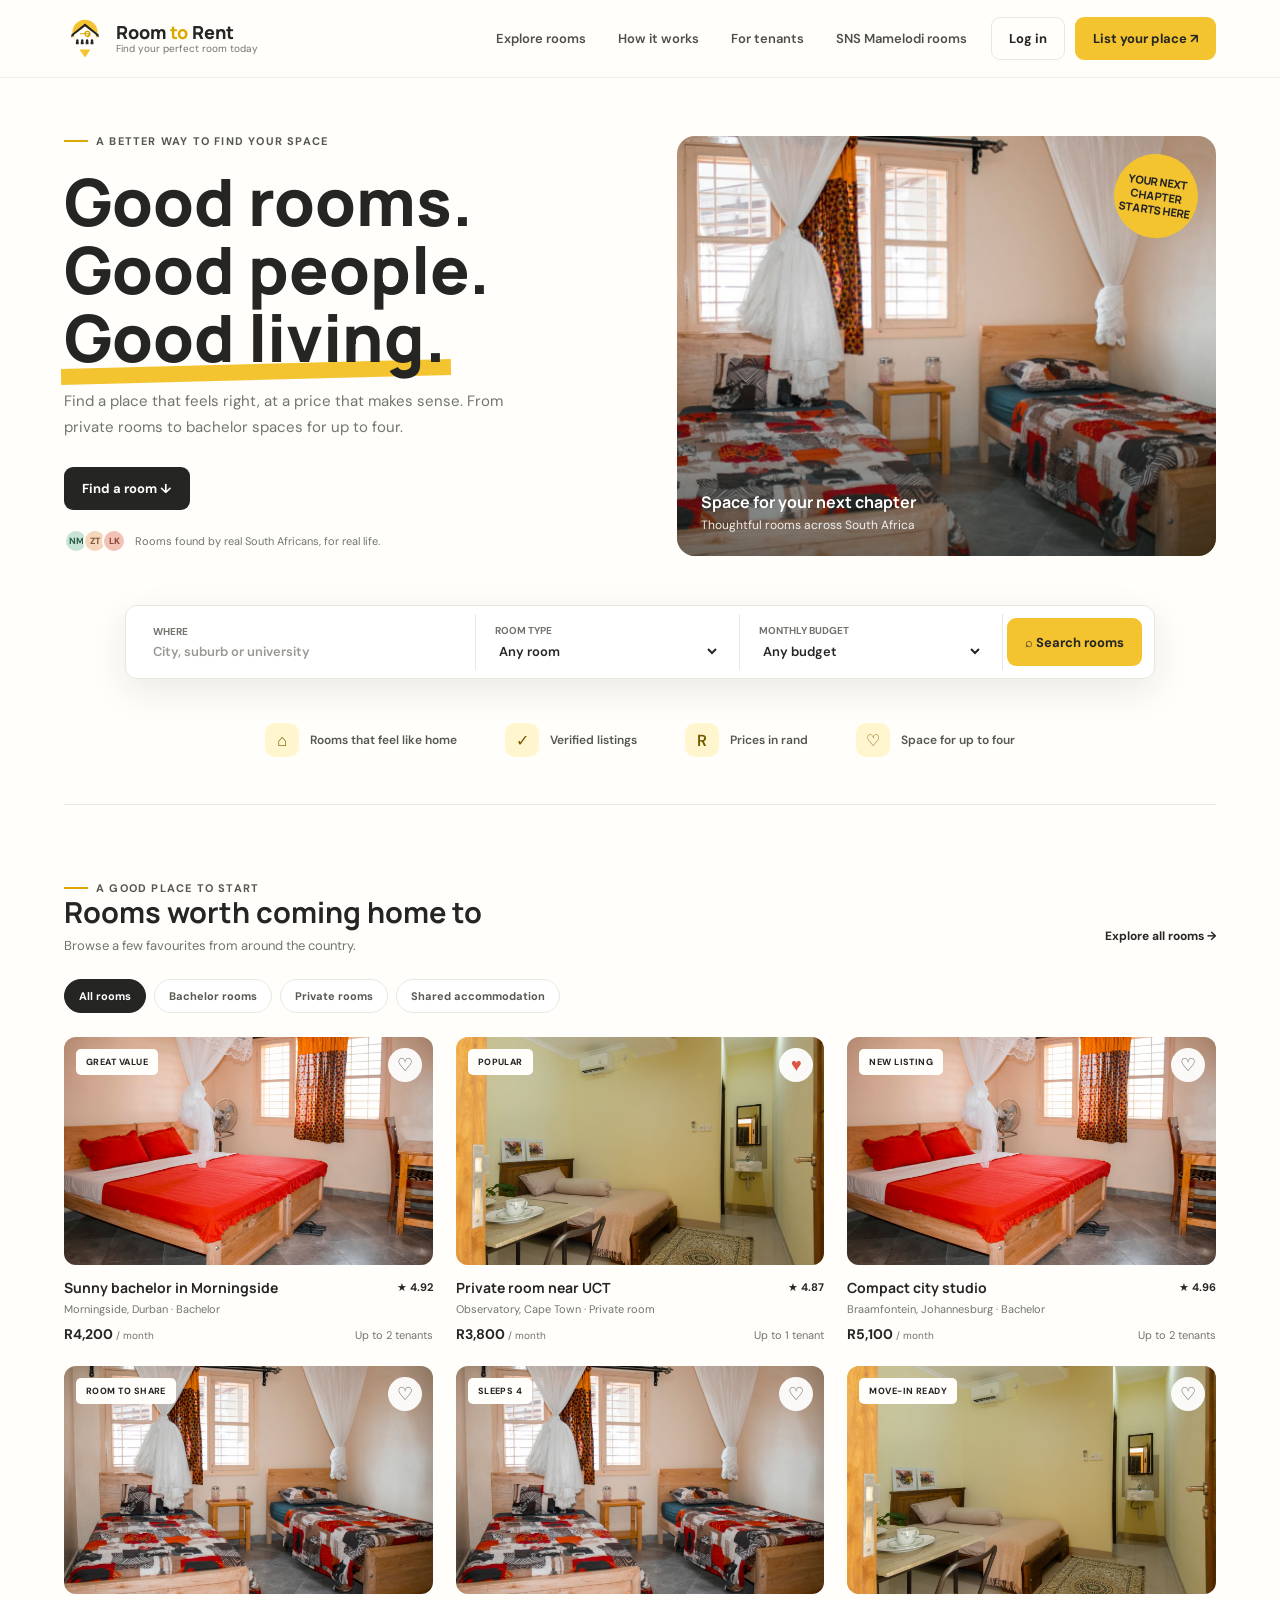
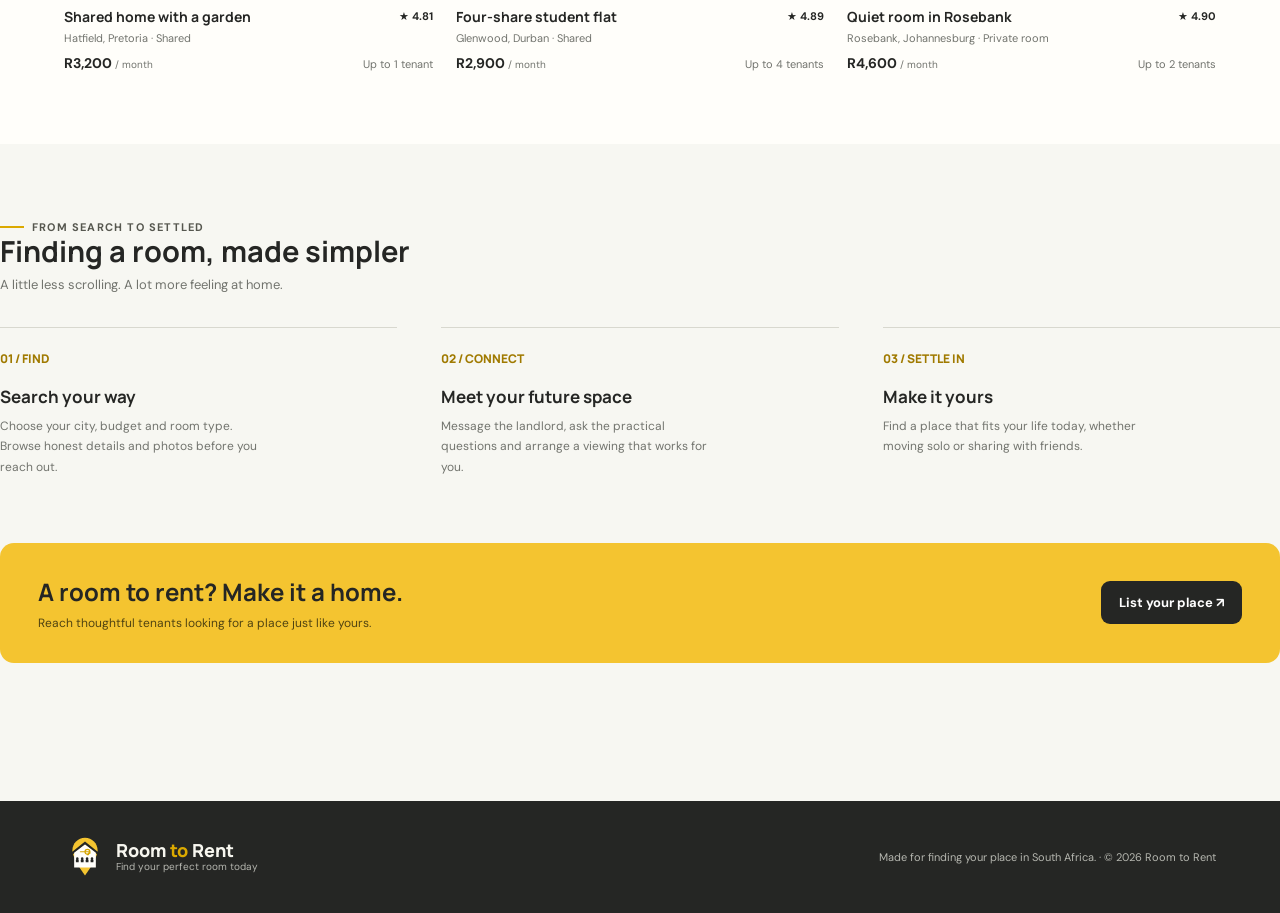
<file: index.html>
<!doctype html>
<html lang="en-ZA">
  <head>
    <meta charset="UTF-8" />
    <meta name="viewport" content="width=device-width, initial-scale=1.0" />
    <meta name="theme-color" content="#f4c430" />
    <meta name="description" content="Find your perfect room today. Explore affordable rooms, bachelor flats and shared accommodation across South Africa." />
    <title>Room to Rent | Find your perfect room today</title>
    <link rel="icon" type="image/svg+xml" href="assets/favicon.svg" />
    <link rel="manifest" href="manifest.webmanifest" />
    <link rel="preconnect" href="https://fonts.googleapis.com" />
    <link rel="preconnect" href="https://fonts.gstatic.com" crossorigin />
    <link href="https://fonts.googleapis.com/css2?family=DM+Sans:wght@400;500;600;700&family=Manrope:wght@400;500;600;700;800&display=swap" rel="stylesheet" />
    <link rel="stylesheet" href="styles.css" />
    <script src="app.js" defer></script>
  </head>
  <body data-page="home">
    <div id="app"></div>
    <div id="toast-root" aria-live="polite"></div>
  </body>
</html>
</file>
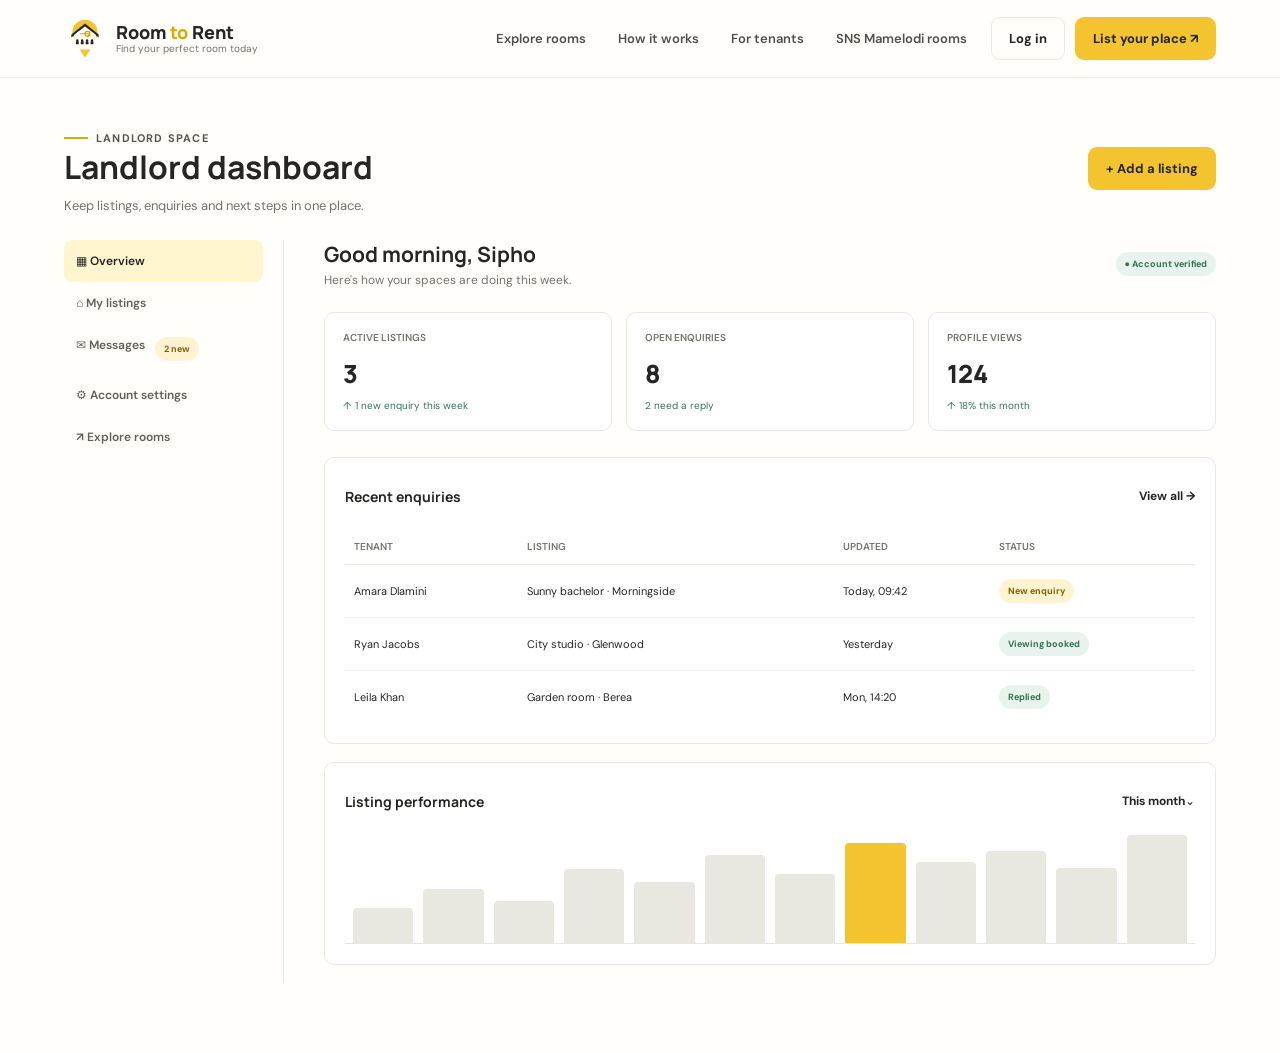
<file: landlord.html>
<!doctype html>
<html lang="en-ZA"><head><meta charset="UTF-8"><meta name="viewport" content="width=device-width, initial-scale=1.0"><meta name="theme-color" content="#f4c430"><title>Landlord dashboard | Room to Rent</title><link rel="icon" type="image/svg+xml" href="assets/favicon.svg"><link rel="manifest" href="manifest.webmanifest"><link rel="preconnect" href="https://fonts.googleapis.com"><link rel="preconnect" href="https://fonts.gstatic.com" crossorigin><link href="https://fonts.googleapis.com/css2?family=DM+Sans:wght@400;500;600;700&family=Manrope:wght@400;500;600;700;800&display=swap" rel="stylesheet"><link rel="stylesheet" href="styles.css"><script src="app.js" defer></script></head>
<body data-page="landlord"><div id="app"></div><div id="toast-root" aria-live="polite"></div></body></html>
</file>
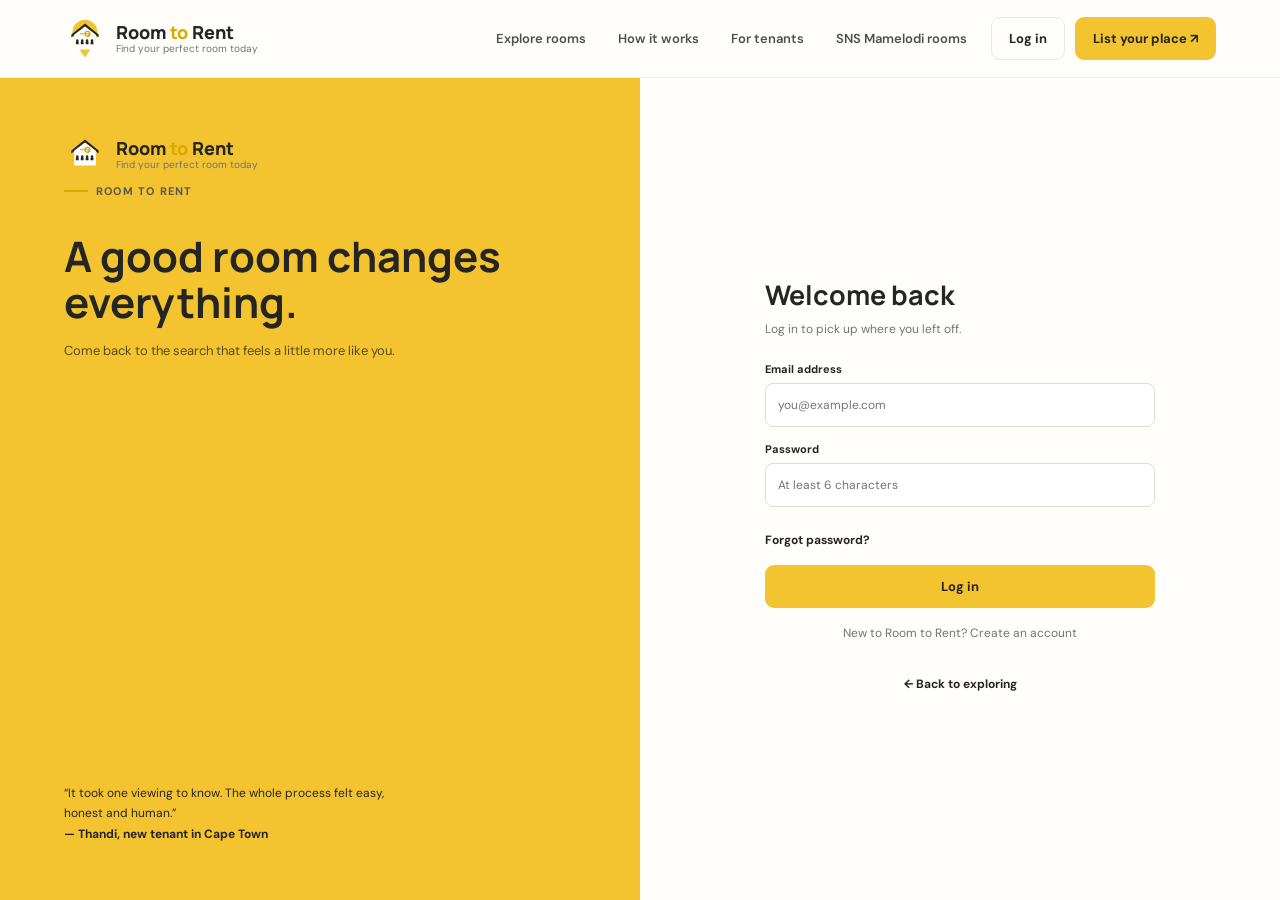
<file: login.html>
<!doctype html>
<html lang="en-ZA"><head><meta charset="UTF-8"><meta name="viewport" content="width=device-width, initial-scale=1.0"><meta name="theme-color" content="#f4c430"><title>Log in | Room to Rent</title><link rel="icon" type="image/svg+xml" href="assets/favicon.svg"><link rel="manifest" href="manifest.webmanifest"><link rel="preconnect" href="https://fonts.googleapis.com"><link rel="preconnect" href="https://fonts.gstatic.com" crossorigin><link href="https://fonts.googleapis.com/css2?family=DM+Sans:wght@400;500;600;700&family=Manrope:wght@400;500;600;700;800&display=swap" rel="stylesheet"><link rel="stylesheet" href="styles.css"><script src="app.js" defer></script></head>
<body data-page="login"><div id="app"></div><div id="toast-root" aria-live="polite"></div></body></html>
</file>
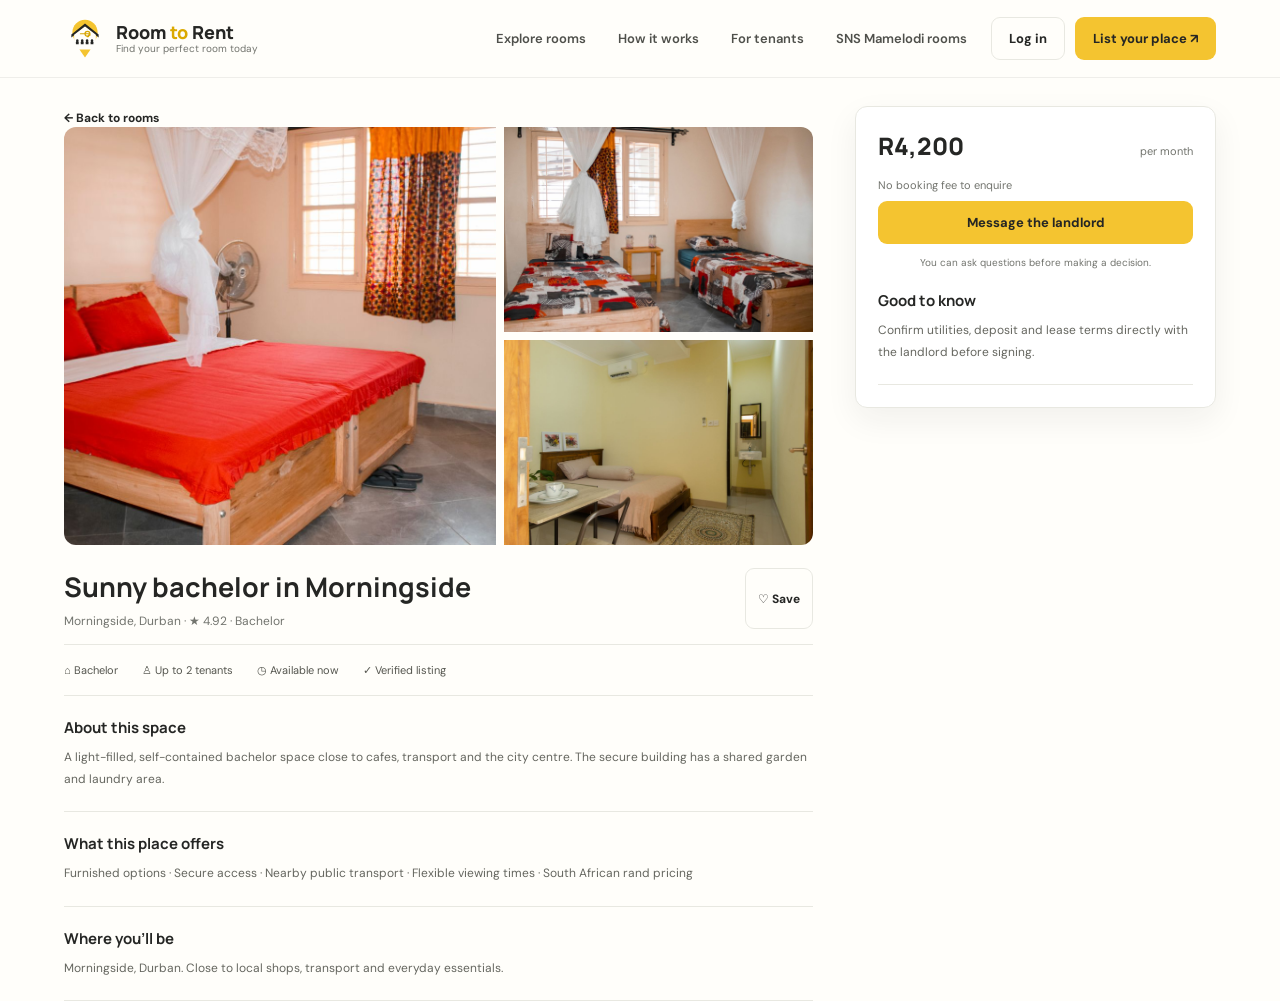
<file: property.html>
<!doctype html>
<html lang="en-ZA"><head><meta charset="UTF-8"><meta name="viewport" content="width=device-width, initial-scale=1.0"><meta name="theme-color" content="#f4c430"><meta name="description" content="View a room listing, monthly rent, and property details."><title>Room details | Room to Rent</title><link rel="icon" type="image/svg+xml" href="assets/favicon.svg"><link rel="manifest" href="manifest.webmanifest"><link rel="preconnect" href="https://fonts.googleapis.com"><link rel="preconnect" href="https://fonts.gstatic.com" crossorigin><link href="https://fonts.googleapis.com/css2?family=DM+Sans:wght@400;500;600;700&family=Manrope:wght@400;500;600;700;800&display=swap" rel="stylesheet"><link rel="stylesheet" href="styles.css"><script src="app.js" defer></script></head>
<body data-page="property"><div id="app"></div><div id="toast-root" aria-live="polite"></div></body></html>
</file>
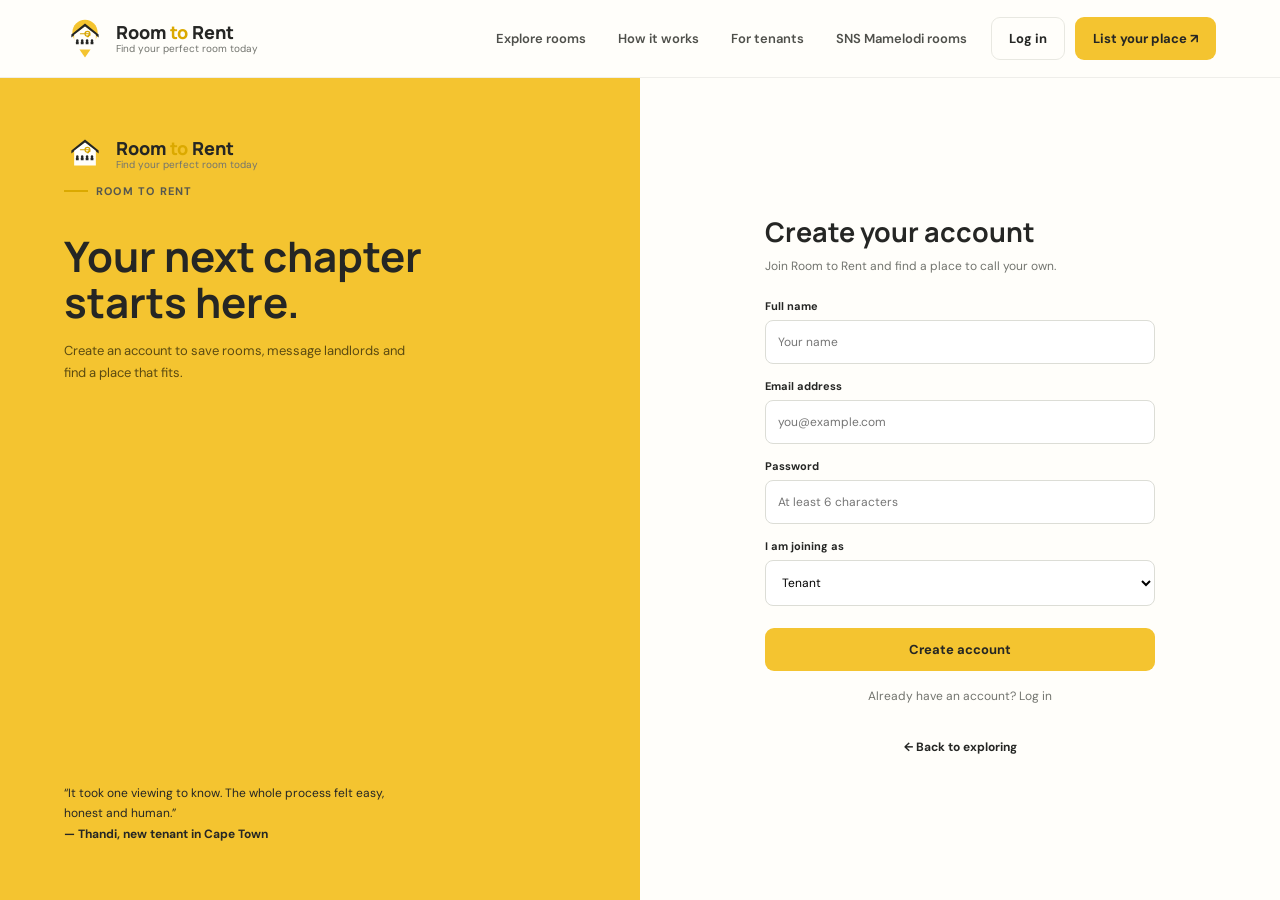
<file: register.html>
<!doctype html>
<html lang="en-ZA"><head><meta charset="UTF-8"><meta name="viewport" content="width=device-width, initial-scale=1.0"><meta name="theme-color" content="#f4c430"><title>Create account | Room to Rent</title><link rel="icon" type="image/svg+xml" href="assets/favicon.svg"><link rel="manifest" href="manifest.webmanifest"><link rel="preconnect" href="https://fonts.googleapis.com"><link rel="preconnect" href="https://fonts.gstatic.com" crossorigin><link href="https://fonts.googleapis.com/css2?family=DM+Sans:wght@400;500;600;700&family=Manrope:wght@400;500;600;700;800&display=swap" rel="stylesheet"><link rel="stylesheet" href="styles.css"><script src="app.js" defer></script></head>
<body data-page="register"><div id="app"></div><div id="toast-root" aria-live="polite"></div></body></html>
</file>
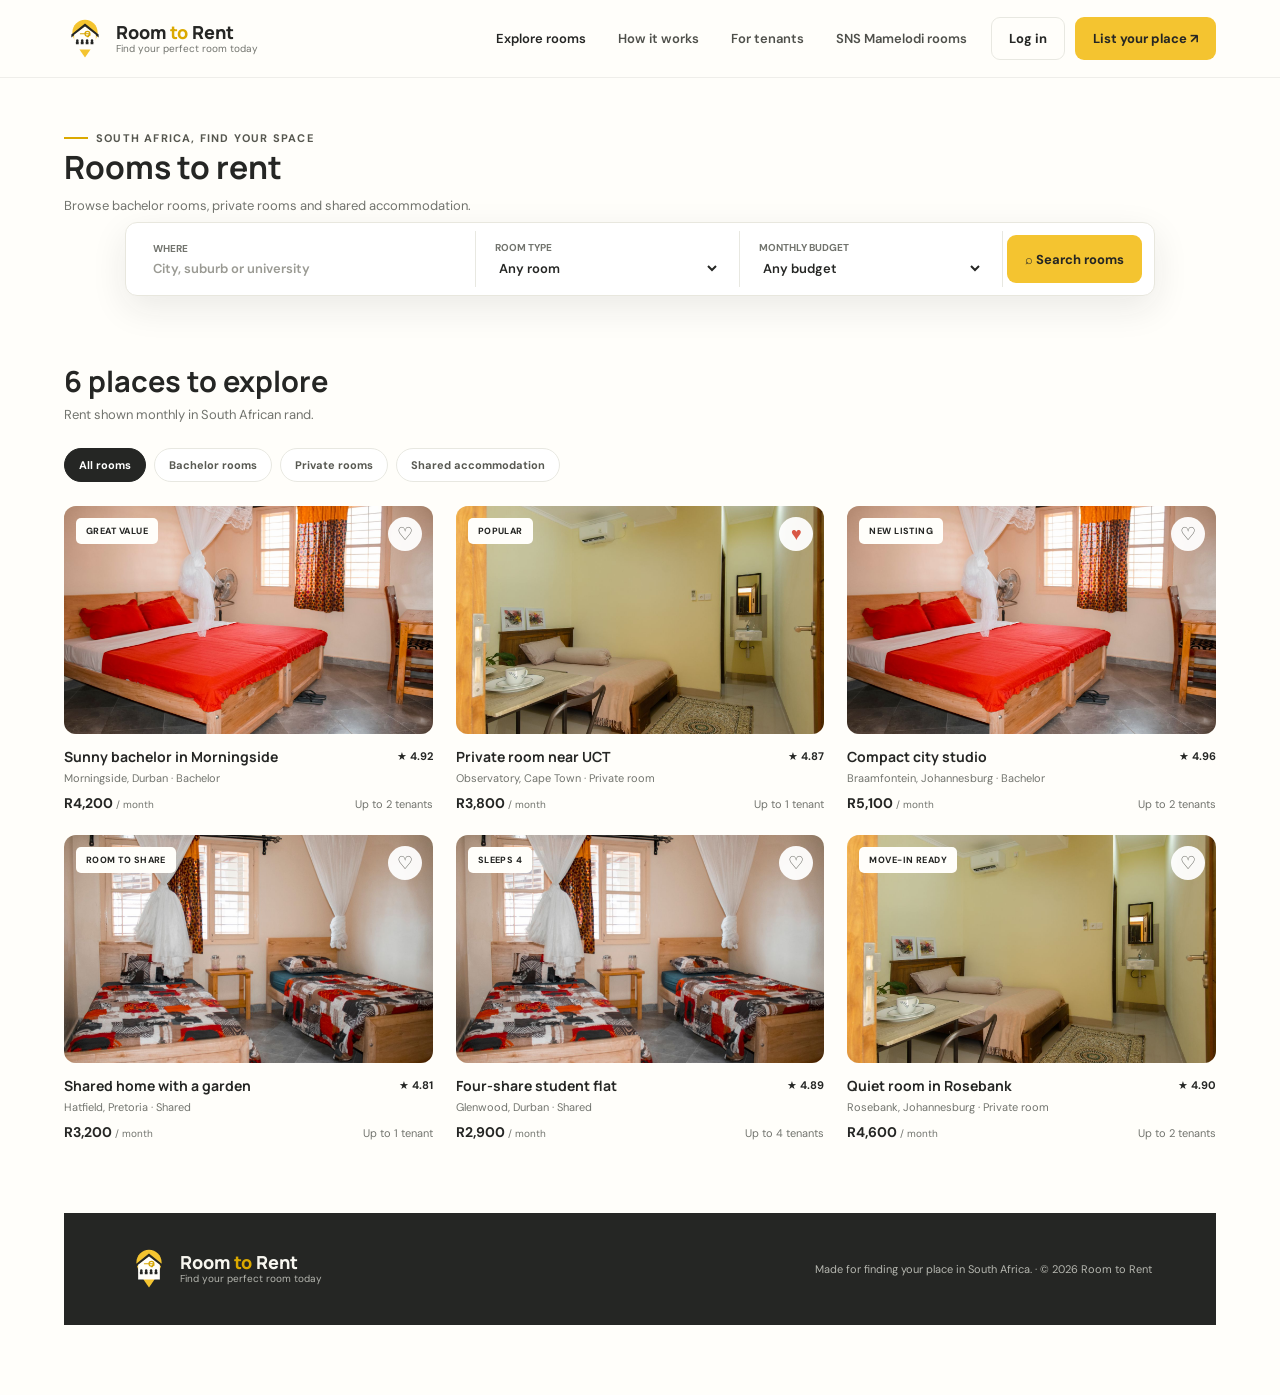
<file: rooms.html>
<!doctype html>
<html lang="en-ZA"><head><meta charset="UTF-8"><meta name="viewport" content="width=device-width, initial-scale=1.0"><meta name="theme-color" content="#f4c430"><meta name="description" content="Browse affordable rooms, bachelor flats, and shared accommodation across South Africa."><title>Browse rooms | Room to Rent</title><link rel="icon" type="image/svg+xml" href="assets/favicon.svg"><link rel="manifest" href="manifest.webmanifest"><link rel="preconnect" href="https://fonts.googleapis.com"><link rel="preconnect" href="https://fonts.gstatic.com" crossorigin><link href="https://fonts.googleapis.com/css2?family=DM+Sans:wght@400;500;600;700&family=Manrope:wght@400;500;600;700;800&display=swap" rel="stylesheet"><link rel="stylesheet" href="styles.css"><script src="app.js" defer></script></head>
<body data-page="rooms"><div id="app"></div><div id="toast-root" aria-live="polite"></div></body></html>
</file>
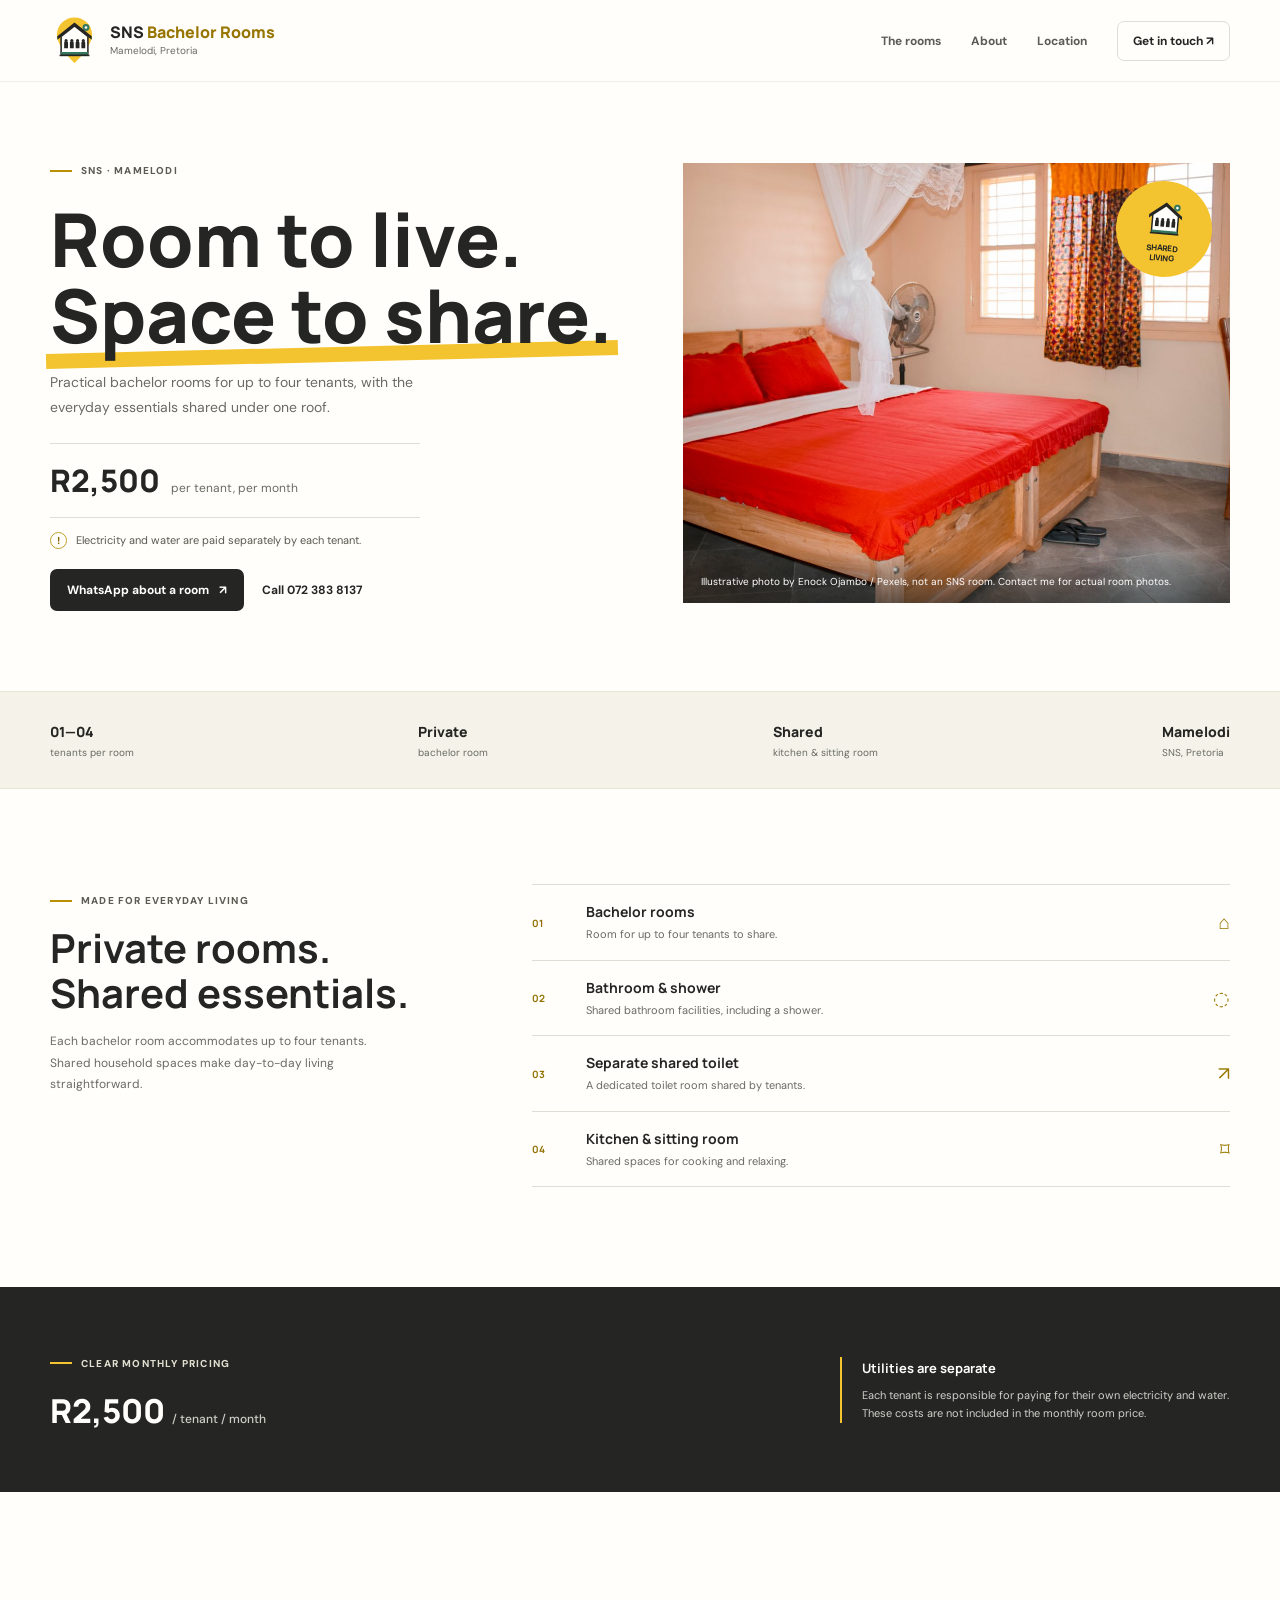
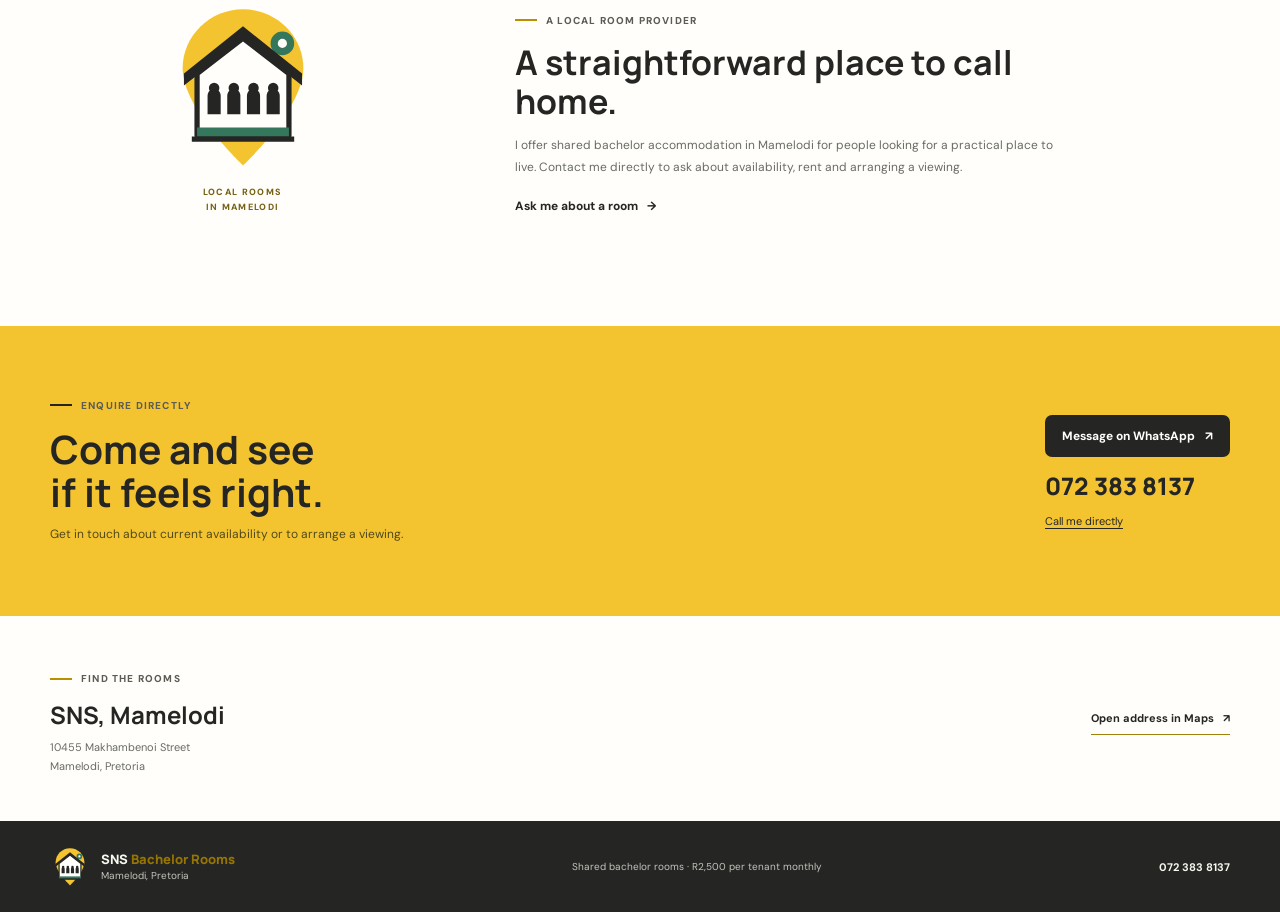
<file: sns-bachelor-rooms.html>
<!doctype html>
<html lang="en-ZA">
  <head>
    <meta charset="UTF-8" />
    <meta name="viewport" content="width=device-width, initial-scale=1.0" />
    <meta name="theme-color" content="#f4c430" />
    <meta name="description" content="Affordable shared bachelor rooms at SNS in Mamelodi. Up to four tenants per room at R2,500 per person per month. Contact us to ask about availability." />
    <title>SNS Bachelor Rooms | Mamelodi</title>
    <link rel="icon" type="image/svg+xml" href="assets/sns-bachelor-rooms-logo.svg" />
    <link rel="preconnect" href="https://fonts.googleapis.com" />
    <link rel="preconnect" href="https://fonts.gstatic.com" crossorigin />
    <link href="https://fonts.googleapis.com/css2?family=DM+Sans:wght@400;500;600;700&family=Manrope:wght@400;500;600;700;800&display=swap" rel="stylesheet" />
    <link rel="stylesheet" href="sns-rooms.css" />
  </head>
  <body>
    <header class="site-header">
      <div class="site-width header-inner">
        <a class="site-brand" href="#top" aria-label="SNS Bachelor Rooms home">
          <img src="assets/sns-bachelor-rooms-logo.svg" alt="" />
          <span><strong>SNS <em>Bachelor Rooms</em></strong><small>Mamelodi, Pretoria</small></span>
        </a>
        <nav class="main-nav" aria-label="Main navigation">
          <a href="#rooms">The rooms</a>
          <a href="#about">About</a>
          <a href="#location">Location</a>
          <a class="nav-contact" href="#contact">Get in touch <span aria-hidden="true">↗</span></a>
        </nav>
      </div>
    </header>

    <main id="top">
      <section class="hero site-width">
        <div class="hero-copy">
          <p class="eyebrow"><span></span> SNS · MAMELODI</p>
          <h1>Room to live.<br /><em>Space to share.</em></h1>
          <p class="hero-intro">Practical bachelor rooms for up to four tenants, with the everyday essentials shared under one roof.</p>
          <div class="rent-line"><strong>R2,500</strong><span>per tenant, per month</span></div>
          <p class="utility-note"><span aria-hidden="true">!</span> Electricity and water are paid separately by each tenant.</p>
          <div class="hero-actions">
            <a class="button button-dark" href="https://wa.me/27723838137">WhatsApp about a room <span aria-hidden="true">↗</span></a>
            <a class="phone-link" href="tel:+27723838137">Call 072 383 8137</a>
          </div>
        </div>
        <figure class="hero-image">
          <img src="assets/sns-mamelodi-bedroom.jpeg" alt="Illustrative modest bedroom with a simple wooden bed, standing fan, and desk" />
          <figcaption>Illustrative photo by Enock Ojambo / Pexels, not an SNS room. Contact me for actual room photos.</figcaption>
          <div class="image-mark"><img src="assets/sns-bachelor-rooms-logo.svg" alt="SNS Bachelor Rooms logo" /><span>SHARED<br />LIVING</span></div>
        </figure>
      </section>

      <section class="fact-band" aria-label="Room overview">
        <div class="site-width facts">
          <div><strong>01—04</strong><span>tenants per room</span></div>
          <div><strong>Private</strong><span>bachelor room</span></div>
          <div><strong>Shared</strong><span>kitchen & sitting room</span></div>
          <div><strong>Mamelodi</strong><span>SNS, Pretoria</span></div>
        </div>
      </section>

      <section class="site-width rooms-section" id="rooms">
        <div class="section-heading">
          <p class="eyebrow"><span></span> MADE FOR EVERYDAY LIVING</p>
          <h2>Private rooms.<br />Shared essentials.</h2>
          <p class="section-lead">Each bachelor room accommodates up to four tenants. Shared household spaces make day-to-day living straightforward.</p>
        </div>
        <div class="amenities-list">
          <article><span class="amenity-number">01</span><div><h3>Bachelor rooms</h3><p>Room for up to four tenants to share.</p></div><span class="amenity-mark" aria-hidden="true">⌂</span></article>
          <article><span class="amenity-number">02</span><div><h3>Bathroom & shower</h3><p>Shared bathroom facilities, including a shower.</p></div><span class="amenity-mark" aria-hidden="true">◌</span></article>
          <article><span class="amenity-number">03</span><div><h3>Separate shared toilet</h3><p>A dedicated toilet room shared by tenants.</p></div><span class="amenity-mark" aria-hidden="true">↗</span></article>
          <article><span class="amenity-number">04</span><div><h3>Kitchen & sitting room</h3><p>Shared spaces for cooking and relaxing.</p></div><span class="amenity-mark" aria-hidden="true">⌑</span></article>
        </div>
      </section>

      <section class="rent-section" aria-label="Rent and utilities">
        <div class="site-width rent-content">
          <div><p class="eyebrow"><span></span> CLEAR MONTHLY PRICING</p><h2>R2,500 <small>/ tenant / month</small></h2></div>
          <div class="rent-detail"><strong>Utilities are separate</strong><p>Each tenant is responsible for paying for their own electricity and water. These costs are not included in the monthly room price.</p></div>
        </div>
      </section>

      <section class="site-width about-section" id="about">
        <div class="about-logo"><img src="assets/sns-bachelor-rooms-logo.svg" alt="SNS Bachelor Rooms logo: a house with four tenants and a location pin" /><span>LOCAL ROOMS<br />IN MAMELODI</span></div>
        <div class="about-copy"><p class="eyebrow"><span></span> A LOCAL ROOM PROVIDER</p><h2>A straightforward place to call home.</h2><p>I offer shared bachelor accommodation in Mamelodi for people looking for a practical place to live. Contact me directly to ask about availability, rent and arranging a viewing.</p><a class="text-link" href="#contact">Ask me about a room <span aria-hidden="true">→</span></a></div>
      </section>

      <section class="contact-section" id="contact">
        <div class="site-width contact-inner">
          <div><p class="eyebrow"><span></span> ENQUIRE DIRECTLY</p><h2>Come and see<br />if it feels right.</h2><p>Get in touch about current availability or to arrange a viewing.</p></div>
          <div class="contact-actions"><a class="button button-yellow" href="https://wa.me/27723838137">Message on WhatsApp <span aria-hidden="true">↗</span></a><a class="contact-phone" href="tel:+27723838137">072 383 8137</a><a class="contact-email" href="tel:+27723838137">Call me directly</a></div>
        </div>
      </section>

      <section class="site-width location-section" id="location">
        <div><p class="eyebrow"><span></span> FIND THE ROOMS</p><h2>SNS, Mamelodi</h2><p>10455 Makhambenoi Street<br />Mamelodi, Pretoria</p></div>
        <a class="address-link" href="https://www.google.com/maps/search/?api=1&query=10455+Makhambenoi+Street%2C+Mamelodi%2C+Pretoria" target="_blank" rel="noreferrer">Open address in Maps <span aria-hidden="true">↗</span></a>
      </section>
    </main>

    <footer class="site-footer"><div class="site-width footer-inner"><a class="site-brand" href="#top"><img src="assets/sns-bachelor-rooms-logo.svg" alt="" /><span><strong>SNS <em>Bachelor Rooms</em></strong><small>Mamelodi, Pretoria</small></span></a><span>Shared bachelor rooms · R2,500 per tenant monthly</span><a href="tel:+27723838137">072 383 8137</a></div></footer>
  </body>
</html>
</file>
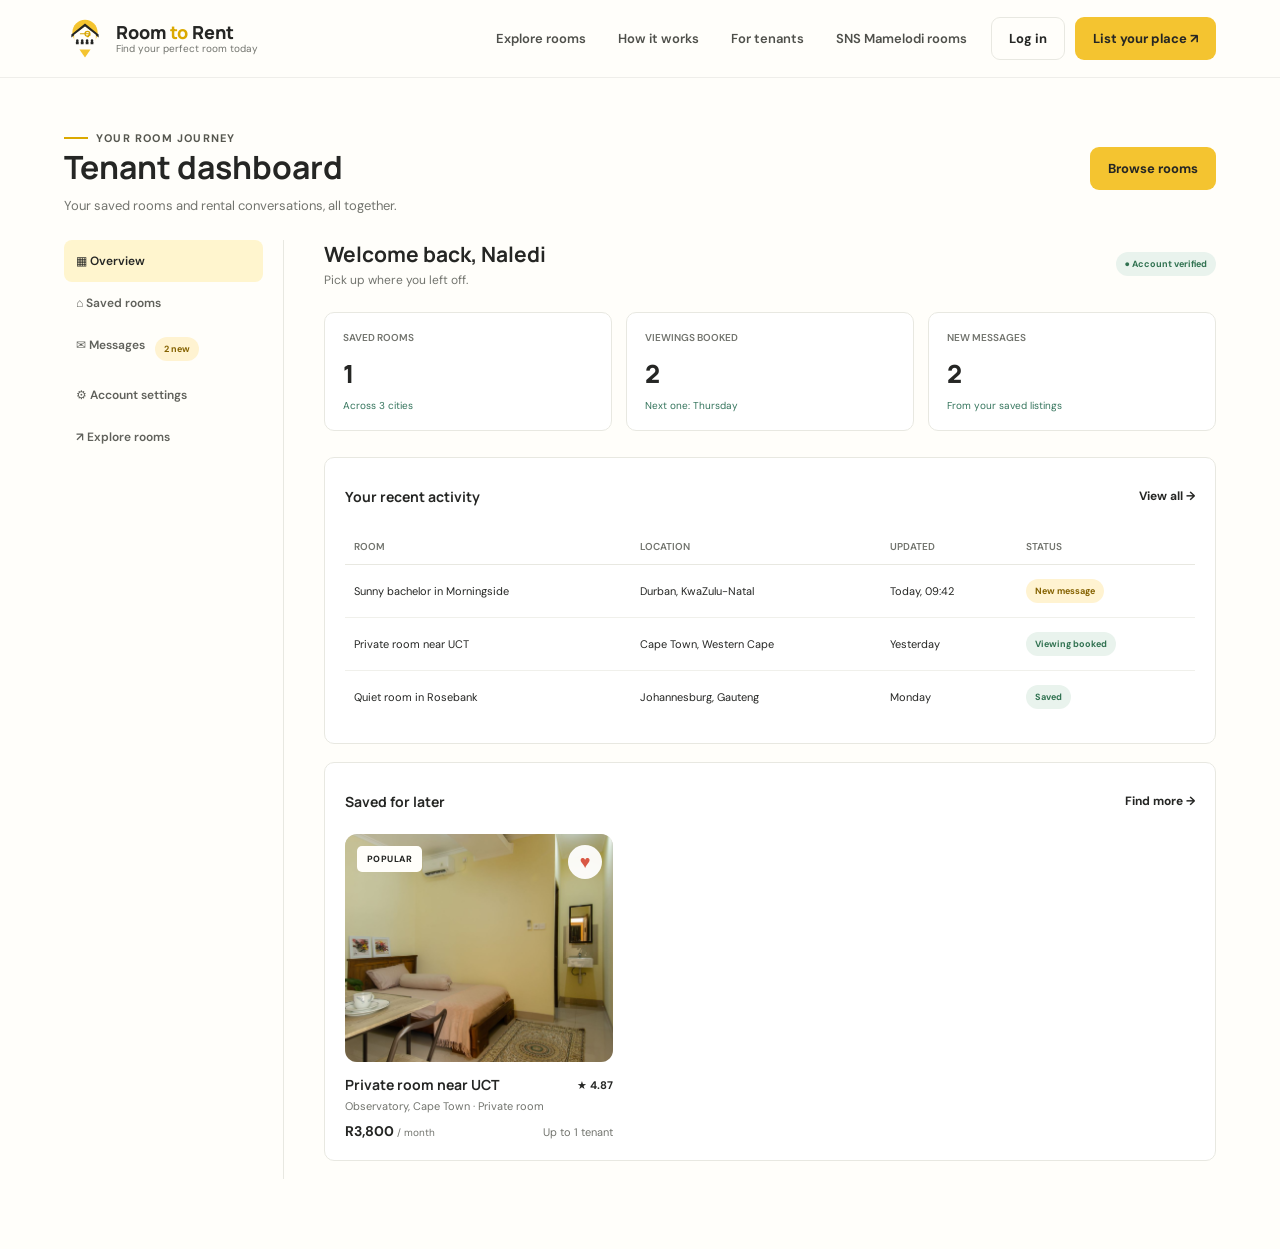
<file: tenant.html>
<!doctype html>
<html lang="en-ZA"><head><meta charset="UTF-8"><meta name="viewport" content="width=device-width, initial-scale=1.0"><meta name="theme-color" content="#f4c430"><title>Tenant dashboard | Room to Rent</title><link rel="icon" type="image/svg+xml" href="assets/favicon.svg"><link rel="manifest" href="manifest.webmanifest"><link rel="preconnect" href="https://fonts.googleapis.com"><link rel="preconnect" href="https://fonts.gstatic.com" crossorigin><link href="https://fonts.googleapis.com/css2?family=DM+Sans:wght@400;500;600;700&family=Manrope:wght@400;500;600;700;800&display=swap" rel="stylesheet"><link rel="stylesheet" href="styles.css"><script src="app.js" defer></script></head>
<body data-page="tenant"><div id="app"></div><div id="toast-root" aria-live="polite"></div></body></html>
</file>
<file: styles.css>
:root{color-scheme:light;--sun:#f4c430;--sun-deep:#dba900;--ink:#252624;--muted:#72746e;--line:#e8e8e1;--paper:#fffefa;--canvas:#f7f7f2;--green:#34745c;--radius:12px;--shadow:0 18px 55px #2526241a;font-family:"DM Sans","Trebuchet MS",sans-serif;color:var(--ink);background:var(--paper);font-synthesis:none}*{box-sizing:border-box}body{margin:0;min-width:320px;background:var(--paper)}button,input,select{font:inherit}button{color:inherit}button:focus-visible,input:focus-visible,select:focus-visible{outline:3px solid #dba90070;outline-offset:2px}a{color:inherit;text-decoration:none}.shell{min-height:100vh}.topbar{height:78px;display:flex;align-items:center;justify-content:space-between;gap:24px;padding:0 max(5vw,calc((100vw - 1280px)/2));border-bottom:1px solid #25262412;background:#fffefaF5;position:sticky;top:0;z-index:10;backdrop-filter:blur(14px)}.brand{display:inline-flex;align-items:center;gap:10px;flex:0 0 auto}.brand img{width:42px;height:42px}.brand-copy{display:grid;gap:1px}.brand-name{font:800 18px/1 "Manrope",sans-serif;letter-spacing:0}.brand-name span{color:var(--sun-deep)}.brand-tag{color:var(--muted);font-size:10px}.nav-links{display:flex;align-items:center;gap:32px;margin-left:auto}.nav-link{border:0;background:none;color:#4f504b;cursor:pointer;font-weight:600;font-size:13px;padding:10px 0}.nav-link:hover,.nav-link.active{color:var(--ink)}.nav-actions{display:flex;align-items:center;gap:10px}.button{border:1px solid transparent;border-radius:9px;padding:12px 17px;cursor:pointer;display:inline-flex;align-items:center;justify-content:center;gap:8px;font-weight:700;font-size:13px;transition:transform .18s,background .18s}.button:hover{transform:translateY(-1px)}.button-primary{background:var(--sun);color:var(--ink)}.button-primary:hover{background:#f8d14d}.button-quiet{background:transparent;border-color:var(--line)}.button-quiet:hover{background:#fff;border-color:#c9c9c2}.button-dark{background:var(--ink);color:white}.button-small{padding:9px 12px;font-size:12px}.icon-button{width:38px;height:38px;display:grid;place-items:center;border:1px solid var(--line);border-radius:50%;background:white;cursor:pointer}.mobile-menu{display:none}.page{max-width:1280px;margin:0 auto;padding:0 5vw}.hero{display:grid;grid-template-columns:1fr .94fr;min-height:522px;align-items:center;gap:40px;padding-top:32px;padding-bottom:42px}.hero-copy{padding:16px 0 28px}.eyebrow{display:inline-flex;align-items:center;gap:8px;color:#56574f;font-size:11px;letter-spacing:1.2px;font-weight:700;text-transform:uppercase}.eyebrow:before{content:"";width:24px;height:2px;background:var(--sun-deep)}h1,h2,h3,p{margin-top:0}h1,h2,h3{font-family:"Manrope","DM Sans",sans-serif;letter-spacing:0}.hero h1{max-width:610px;margin:20px 0 16px;font-size:clamp(42px,5.1vw,67px);line-height:1.04;font-weight:800}.hero h1 em{font-style:normal;position:relative;z-index:0;white-space:nowrap}.hero h1 em:after{content:"";position:absolute;bottom:2px;left:-3px;right:-5px;height:16px;background:var(--sun);z-index:-1;transform:rotate(-1.5deg)}.hero-description{max-width:445px;color:var(--muted);font-size:15px;line-height:1.75;margin-bottom:27px}.hero-note{display:flex;align-items:center;gap:9px;margin-top:19px;color:var(--muted);font-size:11px}.avatar-stack{display:inline-flex;padding-left:5px}.avatar-stack span{width:24px;height:24px;margin-left:-5px;border:2px solid var(--paper);border-radius:50%;background:#c8e4d5;display:grid;place-items:center;color:#285c48;font-size:9px;font-weight:800}.avatar-stack span:nth-child(2){background:#f4d7bb;color:#81573a}.avatar-stack span:nth-child(3){background:#f3c2b6;color:#8e4336}.hero-art{min-height:420px;position:relative;border-radius:18px;overflow:hidden;background:#e8d3b9}.hero-art img{width:100%;height:100%;min-height:420px;display:block;object-fit:cover}.hero-art:after{content:"";position:absolute;inset:45% 0 0;background:linear-gradient(transparent,#141b178a)}.hero-label{position:absolute;left:24px;bottom:23px;z-index:1;color:white;display:grid;gap:4px}.hero-label strong{font:700 16px "Manrope",sans-serif}.hero-label span{font-size:12px;opacity:.9}.hero-stamp{position:absolute;right:18px;top:18px;z-index:1;width:84px;height:84px;border-radius:50%;background:var(--sun);display:grid;place-content:center;text-align:center;transform:rotate(8deg);font:800 11px/1.25 "Manrope",sans-serif}.search-wrap{position:relative;z-index:2;margin:-18px auto 0;max-width:1030px}.search-bar{background:#fff;border:1px solid #e8e7de;box-shadow:0 12px 36px #25262417;border-radius:12px;display:grid;grid-template-columns:1.3fr 1fr 1fr auto;align-items:stretch;padding:8px}.search-field{display:flex;flex-direction:column;justify-content:center;padding:8px 19px;border-right:1px solid var(--line);min-width:0}.search-field label{color:var(--muted);font-size:10px;font-weight:700;margin-bottom:5px}.search-field input,.search-field select{width:100%;border:0;padding:0;color:var(--ink);background:transparent;outline:0;font-size:13px;font-weight:600;min-width:0}.search-field input::placeholder{color:#9a9a93}.search-bar .button{align-self:center;margin:4px;height:48px;min-width:124px}.trust-row{display:flex;align-items:center;justify-content:center;gap:48px;padding:44px 12px 47px;color:#55564f;border-bottom:1px solid var(--line)}.trust-item{display:flex;align-items:center;gap:11px;font-size:12px;font-weight:600}.trust-icon{width:34px;height:34px;display:grid;place-items:center;border-radius:10px;background:#fff5ce;color:#755a00;font-size:16px}.section{padding:68px 0 72px}.section-heading{display:flex;align-items:end;justify-content:space-between;gap:20px;margin-bottom:25px}.section-heading h2{font-size:29px;line-height:1.2;margin:0 0 7px}.section-heading p{color:var(--muted);font-size:13px;margin:0}.text-button{border:0;background:none;cursor:pointer;font-size:12px;font-weight:700;padding:10px 0}.text-button:hover{color:#876a00}.filters{display:flex;gap:8px;flex-wrap:wrap;margin-bottom:24px}.filter-chip{background:#fff;border:1px solid var(--line);border-radius:99px;padding:9px 14px;cursor:pointer;font-size:11px;font-weight:700;color:#585952}.filter-chip.active,.filter-chip:hover{border-color:var(--ink);background:var(--ink);color:white}.listing-grid{display:grid;grid-template-columns:repeat(3,minmax(0,1fr));gap:23px}.listing-card{min-width:0;cursor:pointer}.listing-image{position:relative;height:228px;overflow:hidden;border-radius:12px;background:#e4dfd1}.listing-image img{display:block;width:100%;height:100%;object-fit:cover;transition:transform .35s}.listing-card:hover .listing-image img{transform:scale(1.035)}.badge{position:absolute;top:12px;left:12px;padding:7px 10px;border-radius:5px;background:#fffefa;color:var(--ink);font-size:9px;font-weight:800;letter-spacing:.45px;text-transform:uppercase}.save-button{position:absolute;top:11px;right:11px;width:34px;height:34px;display:grid;place-items:center;border:0;border-radius:50%;background:#fffffff0;cursor:pointer;font-size:18px;color:#575851}.save-button.saved{color:#d95845}.listing-meta{display:flex;align-items:center;justify-content:space-between;gap:12px;margin-top:13px}.listing-meta h3{margin:0;font-size:14px;font-weight:700}.rating{white-space:nowrap;font-size:11px;font-weight:700}.listing-location{color:var(--muted);font-size:11px;margin:5px 0 9px}.listing-bottom{display:flex;justify-content:space-between;align-items:baseline;font-size:11px;color:var(--muted)}.listing-bottom strong{color:var(--ink);font-size:14px}.listing-bottom small{font-size:10px}.how-section{background:var(--canvas)}.how-grid{display:grid;grid-template-columns:repeat(3,1fr);gap:44px;margin-top:34px}.how-step{border-top:1px solid #d8d8cf;padding-top:19px}.step-num{font:800 12px "Manrope",sans-serif;color:#a07a00}.how-step h3{font-size:17px;margin:17px 0 8px}.how-step p{color:var(--muted);font-size:12px;line-height:1.7;max-width:275px;margin:0}.cta-band{margin:66px 0;background:var(--sun);border-radius:14px;display:flex;align-items:center;justify-content:space-between;gap:24px;padding:32px 38px}.cta-band h2{font-size:24px;margin:0 0 7px}.cta-band p{margin:0;font-size:12px;color:#514411}.footer{background:#252624;color:#f7f6ef;padding:35px max(5vw,calc((100vw - 1280px)/2));display:flex;align-items:center;justify-content:space-between;gap:20px;font-size:11px}.footer .brand-tag,.footer-note{color:#b5b6af}.subpage{min-height:calc(100vh - 78px);padding-top:45px;padding-bottom:70px}.subpage-top{display:flex;align-items:center;justify-content:space-between;gap:20px;margin-bottom:26px}.subpage h1{font-size:32px;margin:0 0 8px}.subpage-intro{color:var(--muted);margin:0;font-size:13px}.dashboard-layout{display:grid;grid-template-columns:220px 1fr;gap:40px}.side-nav{border-right:1px solid var(--line);padding-right:20px}.side-nav button{display:flex;gap:10px;width:100%;border:0;text-align:left;padding:13px 12px;background:transparent;cursor:pointer;border-radius:8px;color:#60615b;font-size:12px;font-weight:600}.side-nav button.active,.side-nav button:hover{background:#fff5ce;color:var(--ink)}.dashboard-content{min-width:0}.welcome-line{display:flex;align-items:center;justify-content:space-between;gap:20px;margin-bottom:24px}.welcome-line h2{margin:0 0 4px;font-size:21px}.welcome-line p{margin:0;color:var(--muted);font-size:12px}.stat-grid{display:grid;grid-template-columns:repeat(3,1fr);gap:14px;margin-bottom:26px}.stat-card{border:1px solid var(--line);border-radius:10px;padding:18px;background:white}.stat-card span{display:block;color:var(--muted);font-size:10px;font-weight:600;margin-bottom:12px}.stat-card strong{font:800 25px "Manrope",sans-serif}.stat-card small{display:block;margin-top:8px;color:var(--green);font-size:10px}.panel{border:1px solid var(--line);border-radius:10px;background:white;padding:20px;margin-bottom:18px}.panel-heading{display:flex;align-items:center;justify-content:space-between;gap:15px;margin-bottom:15px}.panel-heading h3{margin:0;font-size:14px}.table-wrap{overflow-x:auto}table{width:100%;border-collapse:collapse;text-align:left;white-space:nowrap}th{color:var(--muted);font-size:10px;font-weight:600;padding:11px 9px;border-bottom:1px solid var(--line)}td{padding:14px 9px;font-size:11px;border-bottom:1px solid #f0f0eb}tr:last-child td{border-bottom:0}.status{display:inline-flex;align-items:center;gap:6px;padding:6px 9px;border-radius:99px;background:#e9f3ed;color:#317251;font-size:9px;font-weight:700}.status.pending{background:#fff3d1;color:#856200}.property-layout{display:grid;grid-template-columns:1.35fr .65fr;gap:42px;align-items:start;padding-top:28px}.property-back{border:0;background:none;padding:10px 0 17px;font-weight:700;cursor:pointer;font-size:12px}.property-gallery{display:grid;grid-template-columns:1.4fr 1fr;grid-template-rows:205px 205px;gap:8px;border-radius:12px;overflow:hidden}.property-gallery img{width:100%;height:100%;object-fit:cover}.property-gallery img:first-child{grid-row:span 2}.property-title-row{display:flex;justify-content:space-between;gap:16px;margin:23px 0 15px}.property-title-row h1{font-size:27px;margin:0 0 8px}.property-title-row p{margin:0;color:var(--muted);font-size:12px}.property-features{display:flex;gap:24px;flex-wrap:wrap;padding:18px 0;border-top:1px solid var(--line);border-bottom:1px solid var(--line);color:#55564f;font-size:11px}.property-description{padding:21px 0;border-bottom:1px solid var(--line)}.property-description h3{font-size:15px;margin:0 0 9px}.property-description p{color:#65665f;font-size:12px;line-height:1.8;margin:0}.booking-box{position:sticky;top:102px;border:1px solid var(--line);border-radius:12px;padding:22px;background:white;box-shadow:0 12px 32px #25262410}.booking-price{display:flex;justify-content:space-between;align-items:baseline;margin-bottom:16px}.booking-price strong{font:800 24px "Manrope",sans-serif}.booking-price span,.booking-note{color:var(--muted);font-size:11px}.booking-box>.button{width:100%}.booking-note{text-align:center;font-size:10px;margin:12px 0 0}.auth-page{min-height:calc(100vh - 78px);display:grid;grid-template-columns:1fr 1fr}.auth-aside{background:var(--sun);display:flex;flex-direction:column;justify-content:space-between;padding:56px max(5vw,calc((100vw - 1280px)/2));padding-right:6vw}.auth-aside h1{font-size:42px;line-height:1.1;max-width:460px;margin:35px 0 15px}.auth-aside p{font-size:13px;line-height:1.7;color:#5b4a11;max-width:360px}.auth-quote{margin-top:auto;padding-top:50px;max-width:330px;font-size:12px;line-height:1.7}.auth-form-wrap{display:grid;place-items:center;padding:45px 7vw}.auth-form{width:min(100%,390px)}.auth-form h2{font-size:27px;margin:0 0 8px}.auth-form>p{color:var(--muted);font-size:12px;margin-bottom:25px}.form-field{display:grid;gap:7px;margin-bottom:15px}.form-field label{font-size:11px;font-weight:700}.form-field input,.form-field select{width:100%;border:1px solid #dcddd6;border-radius:8px;padding:13px 12px;background:#fff;font-size:12px}.auth-form>.button{width:100%;margin-top:7px}.auth-switch{text-align:center;margin-top:17px;color:var(--muted);font-size:11px}.auth-switch button{border:0;background:none;font-weight:700;cursor:pointer}.empty-state{padding:48px 20px;text-align:center;border:1px dashed #d8d8cf;border-radius:10px;color:var(--muted);font-size:12px}.empty-state strong{display:block;color:var(--ink);margin-bottom:7px}.toast{position:fixed;right:22px;bottom:22px;padding:14px 18px;background:var(--ink);color:white;font-size:12px;font-weight:600;border-radius:8px;box-shadow:var(--shadow);z-index:30;animation:toast-in .22s ease-out}@keyframes toast-in{from{transform:translateY(10px);opacity:0}to{transform:translateY(0);opacity:1}}.fade-in{animation:fade-in .45s ease both}@keyframes fade-in{from{opacity:0;transform:translateY(8px)}to{opacity:1;transform:translateY(0)}}
@media(max-width:880px){.topbar{padding:0 4vw}.nav-links{gap:18px}.hero{grid-template-columns:1fr .9fr;gap:22px;min-height:460px}.hero-art,.hero-art img{min-height:360px}.listing-grid{grid-template-columns:repeat(2,minmax(0,1fr))}.property-layout{gap:24px}.auth-aside{padding-left:5vw}}
@media(max-width:640px){.topbar{height:66px;gap:12px}.brand img{width:37px;height:37px}.brand-name{font-size:16px}.brand-tag{font-size:9px}.nav-links{display:none}.nav-actions .button-quiet{display:none}.nav-actions .button{padding:10px 12px;font-size:11px}.mobile-menu{display:grid}.page{padding:0 20px}.hero{display:flex;flex-direction:column;align-items:stretch;gap:24px;padding:28px 0 26px}.hero-copy{padding:5px 0 0}.hero h1{font-size:43px;margin:17px 0 13px}.hero-description{font-size:13px;margin-bottom:18px}.hero-art,.hero-art img{min-height:280px;height:280px}.hero-stamp{width:70px;height:70px;font-size:9px}.search-wrap{margin:0 20px}.search-bar{grid-template-columns:1fr 1fr;padding:7px}.search-field{padding:10px 11px;min-height:60px}.search-field:nth-child(2){border-right:0}.search-field:nth-child(3){grid-column:1/-1;border-top:1px solid var(--line);border-right:0}.search-bar .button{grid-column:1/-1;width:calc(100% - 8px);margin:4px}.trust-row{justify-content:flex-start;gap:15px;padding:25px 0;overflow-x:auto}.trust-item{flex:0 0 auto;font-size:10px}.trust-icon{width:30px;height:30px}.section{padding:47px 0}.section-heading h2{font-size:23px}.section-heading p{font-size:11px}.listing-grid{grid-template-columns:1fr;gap:23px}.listing-image{height:235px}.how-grid{grid-template-columns:1fr;gap:24px}.cta-band{margin:38px 0;align-items:flex-start;flex-direction:column;padding:26px 22px}.cta-band h2{font-size:21px}.footer{padding:25px 20px;flex-direction:column;align-items:flex-start}.subpage{min-height:calc(100vh - 66px);padding-top:30px}.subpage h1{font-size:27px}.dashboard-layout{display:block}.side-nav{display:flex;border-right:0;border-bottom:1px solid var(--line);overflow-x:auto;padding:0 0 10px;margin-bottom:24px}.side-nav button{width:auto;flex:0 0 auto}.stat-grid{gap:8px}.stat-card{padding:13px 10px}.stat-card strong{font-size:21px}.stat-card span{font-size:9px}.welcome-line{align-items:flex-start}.welcome-line .button{padding:10px;font-size:10px}.property-layout{display:flex;flex-direction:column;padding-top:15px}.property-gallery{width:100%;grid-template-rows:155px 155px}.property-title-row h1{font-size:22px}.booking-box{position:static;width:100%}.auth-page{grid-template-columns:1fr}.auth-aside{display:none}.auth-form-wrap{min-height:calc(100vh - 66px);padding:35px 24px}.section-heading{align-items:flex-start}}
.mobile-panel{position:absolute;right:14px;top:60px;width:min(230px,calc(100vw - 28px));padding:8px;background:#fff;border:1px solid var(--line);border-radius:10px;box-shadow:var(--shadow);z-index:12}.mobile-panel button,.mobile-panel a{display:block;width:100%;border:0;background:transparent;text-align:left;border-radius:6px;padding:12px;font-size:12px;font-weight:700;cursor:pointer}.mobile-panel a{color:var(--ink);text-decoration:none}.mobile-panel button:hover,.mobile-panel a:hover{background:#fff5ce}
</file>
<file: sns-rooms.css>
:root{--sun:#f4c430;--ink:#252624;--muted:#696b64;--line:#deded5;--paper:#fffefa;--green:#356b56;font-family:"DM Sans","Trebuchet MS",sans-serif;color:var(--ink);background:var(--paper);font-synthesis:none}*{box-sizing:border-box}html{scroll-behavior:smooth}body{margin:0;min-width:320px}a{color:inherit;text-decoration:none}img{display:block;max-width:100%}.site-width{width:min(1180px,calc(100% - 64px));margin-inline:auto}.site-header{height:82px;border-bottom:1px solid #25262412;background:var(--paper);position:relative;z-index:4}.header-inner,.site-brand,.main-nav,.hero-actions,.facts,.contact-inner,.footer-inner{display:flex;align-items:center}.header-inner{height:100%;justify-content:space-between;gap:28px}.site-brand{gap:11px;flex:0 0 auto}.site-brand img{width:49px;height:49px}.site-brand span{display:grid;gap:3px}.site-brand strong{font:800 16px/1.1 "Manrope",sans-serif}.site-brand em{font-style:normal;color:#977500}.site-brand small{font-size:10px;color:var(--muted)}.main-nav{gap:30px;font-size:12px;font-weight:700}.main-nav>a:not(.nav-contact){padding:12px 0;color:#5b5c56}.main-nav>a:hover{color:#987500}.nav-contact{padding:11px 15px;border:1px solid var(--line);border-radius:7px}.hero{display:grid;grid-template-columns:.9fr 1.1fr;align-items:center;gap:70px;padding-top:62px;padding-bottom:70px}.hero-copy{padding:10px 0}.eyebrow{display:flex;align-items:center;gap:9px;color:#5b5d55;font-size:10px;font-weight:800;letter-spacing:1.2px}.eyebrow span{width:22px;height:2px;background:#ba9000}.hero h1,.section-heading h2,.about-copy h2,.contact-inner h2,.location-section h2{font-family:"Manrope",sans-serif;letter-spacing:0}.hero h1{font-size:clamp(46px,5.8vw,76px);line-height:1.02;margin:24px 0 18px;font-weight:800}.hero h1 em{font-style:normal;position:relative;z-index:0;white-space:nowrap}.hero h1 em:after{position:absolute;content:"";left:-4px;right:-5px;bottom:3px;height:15px;background:var(--sun);z-index:-1;transform:rotate(-1.4deg)}.hero-intro{max-width:405px;color:var(--muted);font-size:14px;line-height:1.75;margin:0 0 24px}.rent-line{display:flex;align-items:baseline;gap:11px;padding:15px 0 16px;border-top:1px solid var(--line);border-bottom:1px solid var(--line);max-width:370px}.rent-line strong{font:800 31px "Manrope",sans-serif}.rent-line span{font-size:12px;color:var(--muted)}.utility-note{display:flex;gap:9px;align-items:flex-start;max-width:370px;margin:14px 0 20px;color:#585950;font-size:11px;line-height:1.55}.utility-note span{width:17px;height:17px;flex:0 0 auto;border:1px solid #bea02b;border-radius:50%;display:grid;place-items:center;color:#826700;font-size:10px;font-weight:800}.hero-actions{gap:18px;flex-wrap:wrap}.button{display:inline-flex;align-items:center;justify-content:center;gap:10px;padding:13px 17px;border-radius:7px;font-size:12px;font-weight:700}.button-dark{background:var(--ink);color:#fff}.button-dark:hover{background:#41423e}.phone-link,.text-link{font-size:12px;font-weight:700}.phone-link:hover,.text-link:hover{text-decoration:underline;text-underline-offset:4px}.hero-image{position:relative;margin:0;min-height:440px;background:#e6e0d3}.hero-image>img{width:100%;height:440px;object-fit:cover}.hero-image figcaption{position:absolute;bottom:0;left:0;right:0;padding:25px 18px 15px;background:linear-gradient(transparent,#1b1d1a9c);color:#fff;font-size:10px}.image-mark{position:absolute;top:18px;right:18px;width:96px;height:96px;border-radius:50%;background:var(--sun);display:grid;place-content:center;justify-items:center;transform:rotate(5deg)}.image-mark img{width:47px;height:47px}.image-mark span{text-align:center;font:800 8px/1.15 "Manrope",sans-serif}.fact-band{background:#f4f2e9;border-block:1px solid #e9e6d9}.facts{min-height:96px;justify-content:space-between;gap:24px}.facts div{display:grid;gap:5px}.facts strong{font:800 14px "Manrope",sans-serif}.facts span{font-size:10px;color:var(--muted)}.rooms-section{display:grid;grid-template-columns:.72fr 1.28fr;gap:90px;padding-top:95px;padding-bottom:100px}.section-heading h2{font-size:40px;line-height:1.12;margin:19px 0 15px}.section-lead{color:var(--muted);font-size:12px;line-height:1.8;max-width:330px}.amenities-list article{display:grid;grid-template-columns:42px 1fr 34px;gap:12px;align-items:center;padding:17px 0;border-top:1px solid var(--line)}.amenities-list article:last-child{border-bottom:1px solid var(--line)}.amenity-number{font:700 10px "Manrope",sans-serif;color:#927100}.amenities-list h3{margin:0 0 5px;font:700 14px "Manrope",sans-serif}.amenities-list p{margin:0;color:var(--muted);font-size:11px;line-height:1.5}.amenity-mark{color:#987800;text-align:right;font-size:19px}.rent-section{background:var(--ink);color:var(--paper)}.rent-content{min-height:205px;display:flex;align-items:center;justify-content:space-between;gap:60px;padding-block:35px}.rent-section .eyebrow{color:#e2dfd0}.rent-section .eyebrow span{background:var(--sun)}.rent-content h2{margin:18px 0 0;font:800 33px "Manrope",sans-serif}.rent-content h2 small{font:500 12px "DM Sans",sans-serif;color:#cfcec6}.rent-detail{width:min(390px,45%);border-left:2px solid var(--sun);padding-left:20px}.rent-detail strong{font:700 13px "Manrope",sans-serif}.rent-detail p{font-size:11px;color:#d1d1c9;line-height:1.7;margin:8px 0 0}.about-section{display:grid;grid-template-columns:.7fr 1.3fr;align-items:center;gap:80px;padding-block:92px}.about-logo{display:grid;justify-items:center;gap:13px;padding:20px}.about-logo img{width:168px;height:168px}.about-logo span{text-align:center;color:#776116;font-size:9px;font-weight:800;letter-spacing:1.3px;line-height:1.6}.about-copy h2{max-width:540px;font-size:34px;line-height:1.17;margin:16px 0 13px}.about-copy>p:not(.eyebrow){max-width:540px;color:var(--muted);font-size:12px;line-height:1.8}.text-link{display:inline-flex;gap:9px;margin-top:8px}.contact-section{background:var(--sun)}.contact-inner{min-height:290px;justify-content:space-between;gap:50px;padding-block:52px}.contact-inner .eyebrow span{background:var(--ink)}.contact-inner h2{font-size:39px;line-height:1.1;margin:16px 0 10px}.contact-inner>div:first-child>p:last-child{font-size:12px;color:#514919}.contact-actions{display:grid;justify-items:start;gap:12px}.button-yellow{background:var(--ink);color:white}.button-yellow:hover{background:#41423e}.contact-phone{font:800 24px "Manrope",sans-serif}.contact-email{font-size:11px;text-decoration:underline;text-underline-offset:3px}.location-section{min-height:205px;display:flex;align-items:center;justify-content:space-between;gap:30px;padding-block:45px}.location-section h2{font-size:24px;margin:13px 0 7px}.location-section>div>p:last-child{font-size:11px;line-height:1.7;color:var(--muted);margin:0}.address-link{border-bottom:1px solid #a0820b;padding:9px 0;font-size:11px;font-weight:700}.address-link span{margin-left:6px}.site-footer{background:#252624;color:#f7f6ef}.footer-inner{min-height:91px;justify-content:space-between;gap:20px}.footer-inner .site-brand img{width:40px;height:40px}.footer-inner .site-brand strong{font-size:13px}.footer-inner .site-brand small,.footer-inner>span{color:#c3c4bc;font-size:10px}.footer-inner>a:last-child{font-size:11px;font-weight:700}
@media(max-width:900px){.site-width{width:min(100% - 48px,720px)}.main-nav{gap:16px}.hero{grid-template-columns:1fr 1fr;gap:30px}.hero-image,.hero-image>img{min-height:390px;height:390px}.rooms-section{grid-template-columns:.8fr 1.2fr;gap:45px}.about-section{gap:35px}}
@media(max-width:640px){.site-width{width:calc(100% - 40px)}.site-header{height:auto;min-height:70px}.header-inner{min-height:70px;flex-wrap:wrap;gap:0;padding-block:8px}.site-brand img{width:42px;height:42px}.site-brand strong{font-size:14px}.site-brand small{font-size:9px}.main-nav{width:100%;overflow-x:auto;justify-content:flex-start;gap:21px;padding:9px 0 2px;font-size:11px}.main-nav>a{white-space:nowrap}.nav-contact{padding:8px 10px}.hero{display:flex;flex-direction:column;align-items:stretch;gap:28px;padding-top:38px;padding-bottom:40px}.hero h1{font-size:48px;margin:19px 0 13px}.hero-intro{font-size:13px}.hero-image,.hero-image>img{height:295px;min-height:295px}.image-mark{width:76px;height:76px;top:12px;right:12px}.image-mark img{width:38px;height:38px}.facts{display:grid;grid-template-columns:1fr 1fr;gap:22px 18px;padding-block:23px}.facts strong{font-size:13px}.facts span{font-size:9px}.rooms-section{display:block;padding-top:58px;padding-bottom:60px}.section-heading h2{font-size:33px}.section-lead{margin-bottom:26px}.amenities-list article{grid-template-columns:30px 1fr 24px;gap:9px;padding:15px 0}.amenities-list h3{font-size:13px}.rent-content{display:block;padding-block:35px}.rent-content h2{font-size:27px}.rent-content h2 small{display:block;margin-top:5px}.rent-detail{width:auto;margin-top:25px}.about-section{grid-template-columns:1fr;gap:25px;padding-block:60px}.about-logo{padding:0}.about-logo img{width:135px;height:135px}.about-copy h2{font-size:29px}.contact-inner{display:block;padding-block:39px}.contact-inner h2{font-size:34px}.contact-actions{margin-top:26px}.contact-phone{font-size:22px}.location-section{min-height:0;align-items:flex-start;flex-direction:column;padding-block:36px}.footer-inner{align-items:flex-start;flex-direction:column;padding-block:20px}.footer-inner>span{line-height:1.5}}
@media(prefers-reduced-motion:reduce){html{scroll-behavior:auto}*,*:before,*:after{animation-duration:.01ms!important;transition-duration:.01ms!important}}
@media(max-width:640px){.hero h1 em{white-space:normal}}
body{min-width:280px}
</file>
